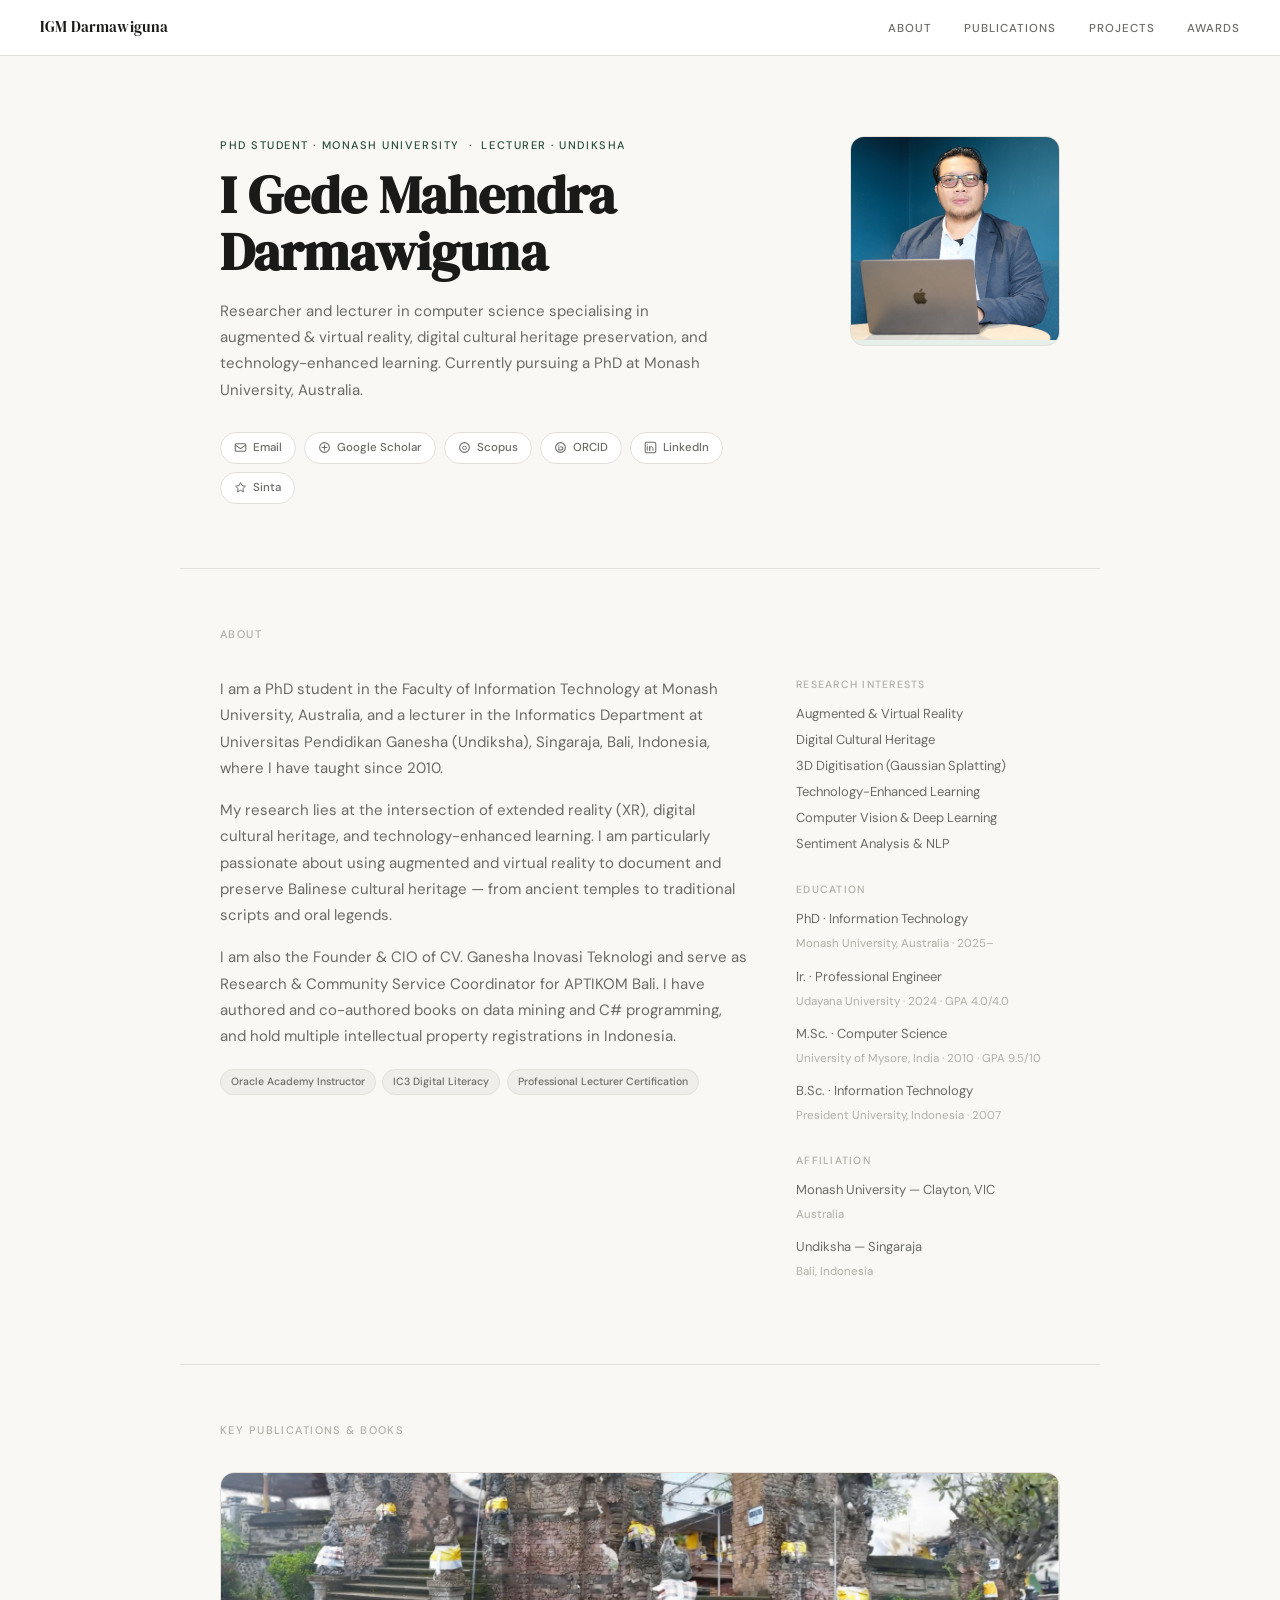
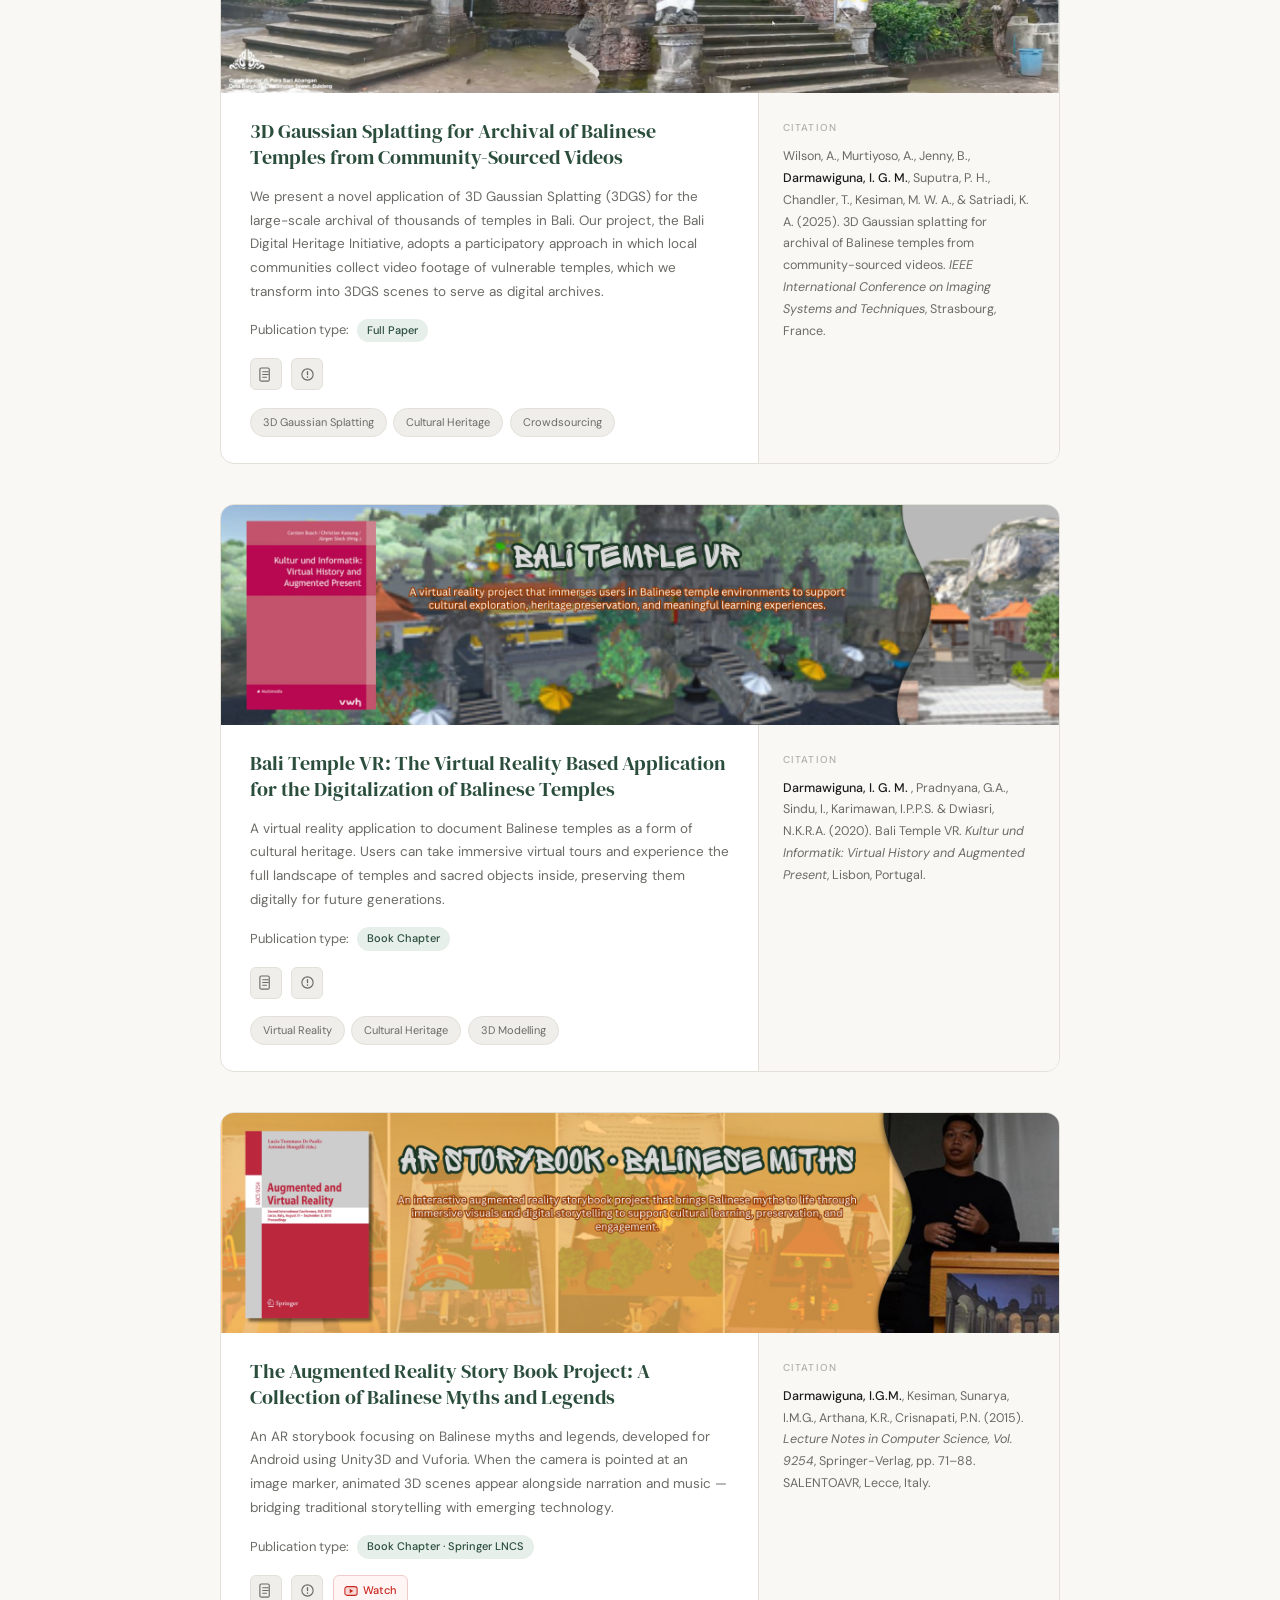
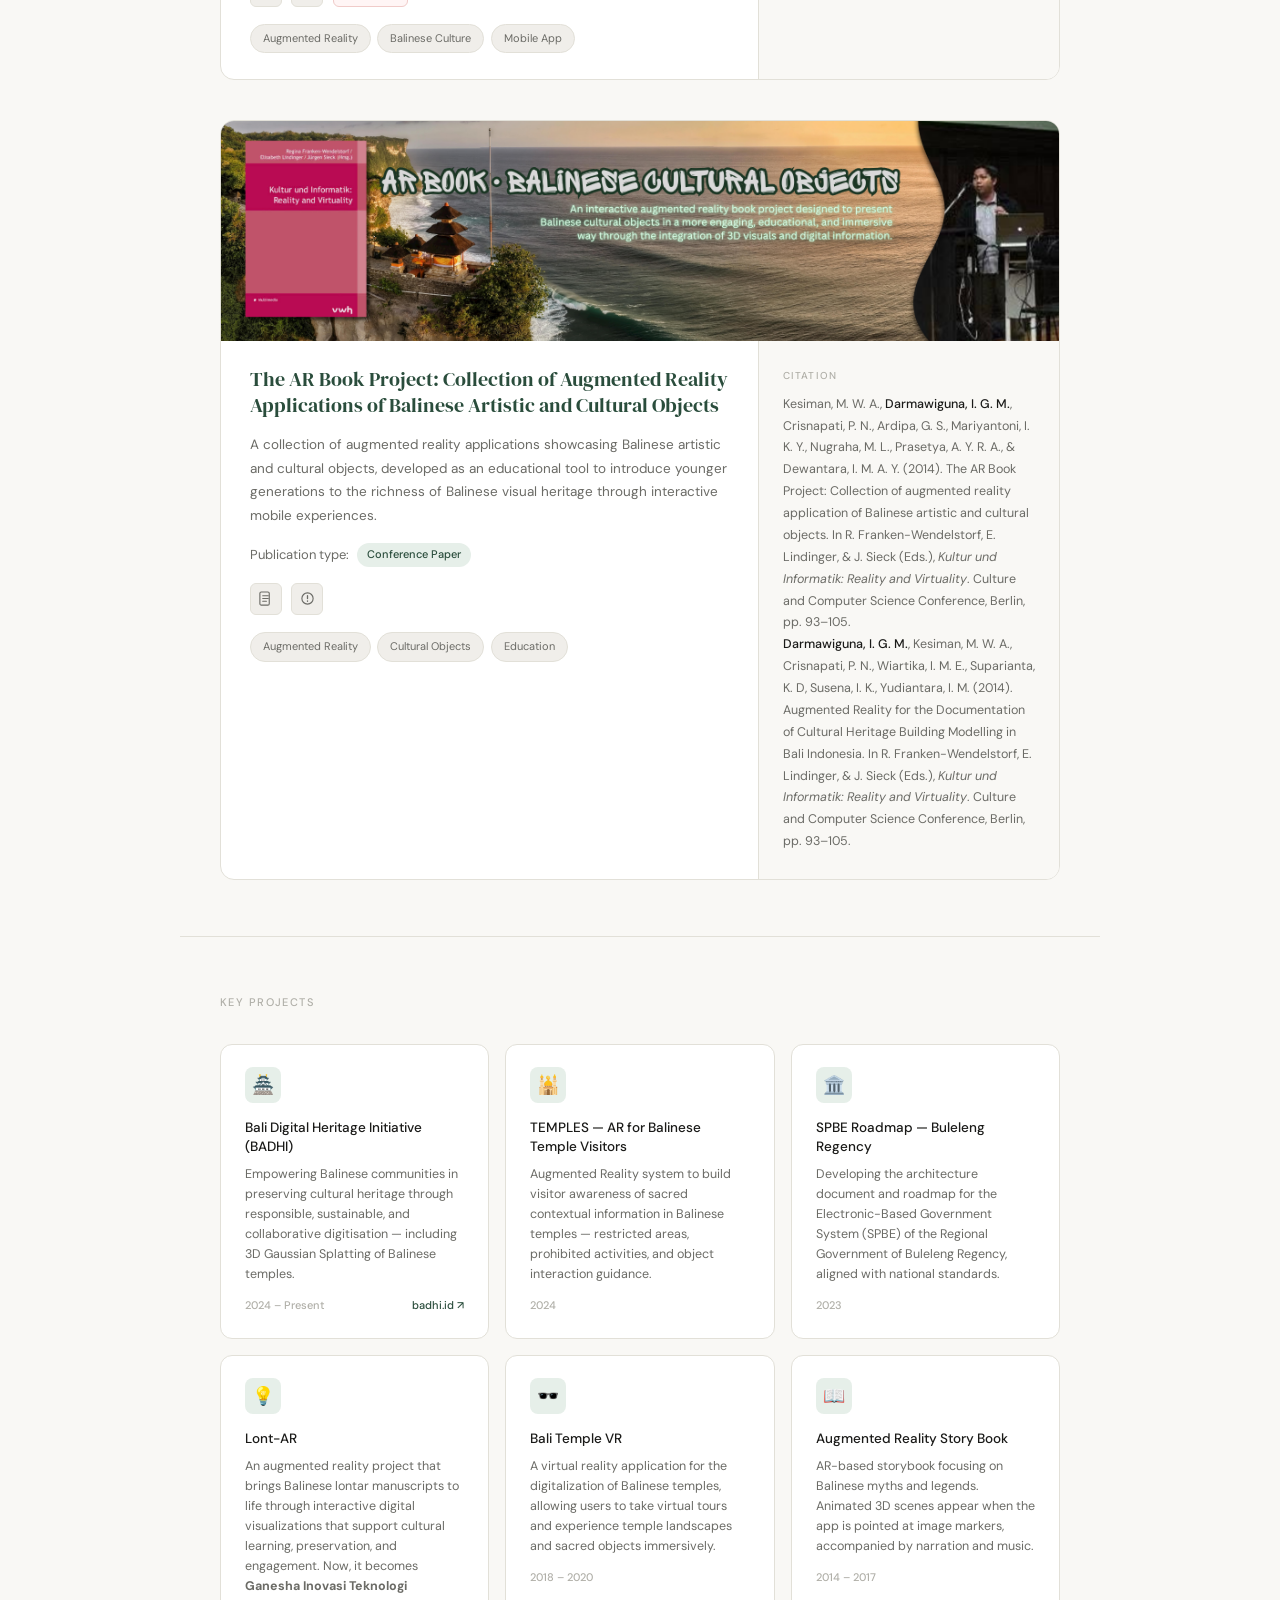
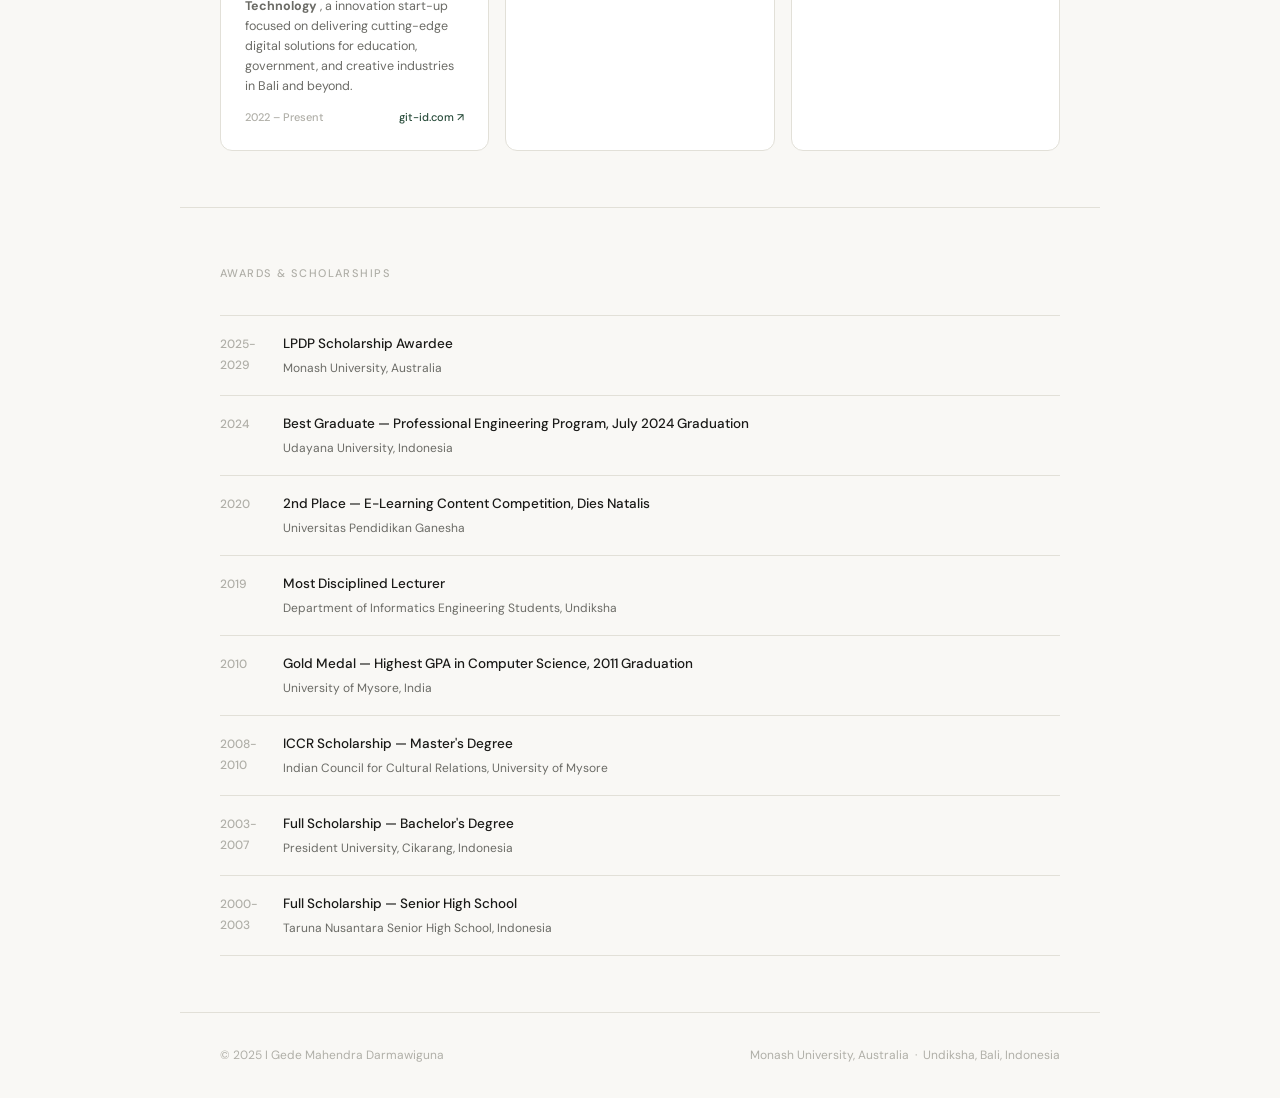
<file: index.html>
<!DOCTYPE html>
<html lang="en">
<head>
  <meta charset="UTF-8" />
  <meta name="viewport" content="width=device-width, initial-scale=1.0" />
  <title>I Gede Mahendra Darmawiguna</title>
  <link href="https://fonts.googleapis.com/css2?family=DM+Serif+Display:ital@0;1&family=DM+Sans:opsz,wght@9..40,300;9..40,400;9..40,500&display=swap" rel="stylesheet" />
  <link rel="stylesheet" href="style.css" />
</head>
<body>

<!-- ═══════════════════════════════════════
     NAV
════════════════════════════════════════ -->
<nav>
  <a href="#" class="nav-logo">IGM Darmawiguna</a>
  <ul class="nav-links">
    <li><a href="#about">About</a></li>
    <li><a href="#publications">Publications</a></li>
    <li><a href="#projects">Projects</a></li>
    <li><a href="#awards">Awards</a></li>
  </ul>
</nav>

<!-- ═══════════════════════════════════════
     HERO
════════════════════════════════════════ -->
<div class="hero">
  <div>
    <p class="hero-title">PhD Student · Monash University &nbsp;·&nbsp; Lecturer · Undiksha</p>
    <h1 class="hero-name">I Gede Mahendra<br>Darmawiguna</h1>
    <p class="hero-tagline">
     Researcher and lecturer in computer science specialising in augmented &amp; virtual reality,
      digital cultural heritage preservation, and technology-enhanced learning.
      Currently pursuing a PhD at Monash University, Australia.
      </p>
    <div class="hero-contacts">
      <a class="contact-pill" href="mailto:i.darmawiguna@monash.edu">
        <svg width="13" height="13" viewBox="0 0 16 16" fill="none"><rect x="1.5" y="3.5" width="13" height="9" rx="1.5" stroke="currentColor" stroke-width="1.3"/><path d="M1.5 5l6.5 4.5L14.5 5" stroke="currentColor" stroke-width="1.3"/></svg>
        Email
      </a>
      <a class="contact-pill" href="https://scholar.google.com/citations?user=TYNXprAAAAAJ&hl=en" target="_blank">
        <svg width="13" height="13" viewBox="0 0 16 16" fill="none"><circle cx="8" cy="8" r="6" stroke="currentColor" stroke-width="1.3"/><path d="M5 8h6M8 5v6" stroke="currentColor" stroke-width="1.3" stroke-linecap="round"/></svg>
        Google Scholar
      </a>
      <a class="contact-pill" href="https://www.scopus.com/authid/detail.uri?authorId=56912388700" target="_blank">
        <svg width="13" height="13" viewBox="0 0 16 16" fill="none"><circle cx="8" cy="8" r="6" stroke="currentColor" stroke-width="1.3"/><path d="M5.5 8.5a2.5 2 0 1 0 5 0 2.5 2 0 1 0-5 0" stroke="currentColor" stroke-width="1.1"/></svg>
        Scopus
      </a>
      <a class="contact-pill" href="https://orcid.org/0000-0002-4368-580X" target="_blank">
        <svg width="13" height="13" viewBox="0 0 16 16" fill="none"><circle cx="8" cy="8" r="6" stroke="currentColor" stroke-width="1.3"/><circle cx="6" cy="5" r="0.8" fill="currentColor"/><path d="M6 7v4M8 7c2 0 3 1 3 2s-1 2-3 2H6" stroke="currentColor" stroke-width="1.3" stroke-linecap="round"/></svg>
        ORCID
      </a>
      <a class="contact-pill" href="https://www.linkedin.com/in/igmdarmawiguna/" target="_blank">
        <svg width="13" height="13" viewBox="0 0 16 16" fill="none"><rect x="1.5" y="1.5" width="13" height="13" rx="2" stroke="currentColor" stroke-width="1.3"/><path d="M4 6.5v5M4 4.5v.1M7 11.5V9c0-1.1.9-2 2-2s2 .9 2 2v2.5M7 6.5v5" stroke="currentColor" stroke-width="1.2" stroke-linecap="round"/></svg>
        LinkedIn
      </a>
      <a class="contact-pill" href="https://sinta.kemdiktisaintek.go.id/authors/profile/5976117" target="_blank">
        <svg width="13" height="13" viewBox="0 0 16 16" fill="none"><path d="M8 2l1.8 3.6L14 6.4l-3 2.9.7 4.1L8 11.4l-3.7 2 .7-4.1-3-2.9 4.2-.8z" stroke="currentColor" stroke-width="1.2" stroke-linejoin="round"/></svg>
        Sinta
      </a>
    </div>
  </div>
  <div class="hero-photo">
   <span class="hero-photo-initials"><img src="images/photo.png" alt="I Gede Mahendra Darmawiguna" style="width:100%;height:100%;object-fit:cover;"></span>
  </div>
</div>

<!-- ═══════════════════════════════════════
     ABOUT
════════════════════════════════════════ -->
<section id="about">
  <p class="section-label">About</p>
  <div class="about-grid">
    <div class="about-text">
      <p>I am a PhD student in the Faculty of Information Technology at Monash University, Australia, and a lecturer in the Informatics Department at Universitas Pendidikan Ganesha (Undiksha), Singaraja, Bali, Indonesia, where I have taught since 2010.</p>
      <p>My research lies at the intersection of extended reality (XR), digital cultural heritage, and technology-enhanced learning. I am particularly passionate about using augmented and virtual reality to document and preserve Balinese cultural heritage — from ancient temples to traditional scripts and oral legends.</p>
      <p>I am also the Founder &amp; CIO of CV. Ganesha Inovasi Teknologi and serve as Research &amp; Community Service Coordinator for APTIKOM Bali. I have authored and co-authored books on data mining and C# programming, and hold multiple intellectual property registrations in Indonesia.</p>
      <div class="cert-row">
        <span class="cert-badge">Oracle Academy Instructor</span>
        <span class="cert-badge">IC3 Digital Literacy</span>
        <span class="cert-badge">Professional Lecturer Certification</span>
      </div>
    </div>
    <div class="about-sidebar">
      <div class="sidebar-block">
        <h4>Research Interests</h4>
        <p>Augmented &amp; Virtual Reality</p>
        <p>Digital Cultural Heritage</p>
        <p>3D Digitisation (Gaussian Splatting)</p>
        <p>Technology-Enhanced Learning</p>
        <p>Computer Vision &amp; Deep Learning</p>
        <p>Sentiment Analysis &amp; NLP</p>
        
      </div>
      <div class="sidebar-block">
        <h4>Education</h4>
        <p>PhD · Information Technology</p>
        <p class="sub">Monash University, Australia · 2025–</p>
        <p>Ir. · Professional Engineer</p>
        <p class="sub">Udayana University · 2024 · GPA 4.0/4.0</p>
        <p>M.Sc. · Computer Science</p>
        <p class="sub">University of Mysore, India · 2010 · GPA 9.5/10</p>
        <p>B.Sc. · Information Technology</p>
        <p class="sub">President University, Indonesia · 2007</p>
      </div>
      <div class="sidebar-block">
        <h4>Affiliation</h4>
        <p>Monash University — Clayton, VIC</p>
        <p class="sub">Australia</p>
        <p>Undiksha — Singaraja</p>
        <p class="sub">Bali, Indonesia</p>
      </div>
    </div>
  </div>
</section>

<!-- ═══════════════════════════════════════
     PUBLICATIONS
     Image files live in: images/
     YouTube links: update href on .pub-icon-btn.yt
════════════════════════════════════════ -->
<section id="publications">
  <p class="section-label">Key Publications &amp; Books</p>
  <div class="pub-list">

    <!-- ── PUB 1 ── -->
    <div class="pub-card">
      <!-- images/pub-badhi-3dgs.png — screenshot from BADHI project -->
      <img class="pub-thumb" src="images/pub-badhi-3dgs-new.png" alt="3D Gaussian Splatting — Balinese Temples" />
      <div class="pub-body">
        <div class="pub-main">
          <h3 class="pub-title">3D Gaussian Splatting for Archival of Balinese Temples from Community-Sourced Videos</h3>
          <p class="pub-abstract">We present a novel application of 3D Gaussian Splatting (3DGS) for the large-scale archival of thousands of temples in Bali. Our project, the Bali Digital Heritage Initiative, adopts a participatory approach in which local communities collect video footage of vulnerable temples, which we transform into 3DGS scenes to serve as digital archives.</p>
          <div class="pub-type-row">Publication type: <span class="pub-type-badge">Full Paper</span></div>
          <div class="pub-icons">
            <!-- PDF -->
            <a class="pub-icon-btn" href="https://doi.org/10.1109/IST66504.2025.11268436" title="PDF">
              <svg width="15" height="15" viewBox="0 0 16 16" fill="none"><rect x="2" y="1" width="10" height="14" rx="1.5" stroke="currentColor" stroke-width="1.2"/><path d="M5 5h6M5 8h6M5 11h4" stroke="currentColor" stroke-width="1.1" stroke-linecap="round"/></svg>
            </a>
            <!-- Cite -->
            <a class="pub-icon-btn" href="#" title="Cite / BibTeX">
              <svg width="15" height="15" viewBox="0 0 16 16" fill="none"><path d="M8 14A6 6 0 1 0 8 2a6 6 0 0 0 0 12z" stroke="currentColor" stroke-width="1.2"/><path d="M8 8V5M8 10.5v.5" stroke="currentColor" stroke-width="1.4" stroke-linecap="round"/></svg>
            </a>
          </div>
          <div class="pub-tags">
            <span class="tag">3D Gaussian Splatting</span>
            <span class="tag">Cultural Heritage</span>
            <span class="tag">Crowdsourcing</span>
          </div>
        </div>
        <div class="pub-cite">
          <p class="pub-cite-label">Citation</p>
          <p class="pub-cite-text">Wilson, A., Murtiyoso, A., Jenny, B., <strong>Darmawiguna, I. G. M.</strong>, Suputra, P. H., Chandler, T., Kesiman, M. W. A., &amp; Satriadi, K. A. (2025). 3D Gaussian splatting for archival of Balinese temples from community-sourced videos. <span class="pub-cite-venue">IEEE International Conference on Imaging Systems and Techniques</span>, Strasbourg, France.</p>
        </div>
      </div>
    </div>

    <!-- ── PUB 3 ── -->
    <div class="pub-card">
      <!-- images/pub-bali-temple-vr.svg — replace with actual screenshot -->
      <img class="pub-thumb" src="images/pub-bali-temple-vr.png" alt="Bali Temple VR" />
      <div class="pub-body">
        <div class="pub-main">
          <h3 class="pub-title">Bali Temple VR: The Virtual Reality Based Application for the Digitalization of Balinese Temples</h3>
          <p class="pub-abstract">A virtual reality application to document Balinese temples as a form of cultural heritage. Users can take immersive virtual tours and experience the full landscape of temples and sacred objects inside, preserving them digitally for future generations.</p>
          <div class="pub-type-row">Publication type: <span class="pub-type-badge">Book Chapter</span></div>
          <div class="pub-icons">
            <a class="pub-icon-btn" href="https://arxiv.org/abs/2004.13853" title="PDF"><svg width="15" height="15" viewBox="0 0 16 16" fill="none"><rect x="2" y="1" width="10" height="14" rx="1.5" stroke="currentColor" stroke-width="1.2"/><path d="M5 5h6M5 8h6M5 11h4" stroke="currentColor" stroke-width="1.1" stroke-linecap="round"/></svg></a>
            <a class="pub-icon-btn" href="#" title="Cite / BibTeX"><svg width="15" height="15" viewBox="0 0 16 16" fill="none"><path d="M8 14A6 6 0 1 0 8 2a6 6 0 0 0 0 12z" stroke="currentColor" stroke-width="1.2"/><path d="M8 8V5M8 10.5v.5" stroke="currentColor" stroke-width="1.4" stroke-linecap="round"/></svg></a>
          </div>
          <div class="pub-tags"><span class="tag">Virtual Reality</span><span class="tag">Cultural Heritage</span><span class="tag">3D Modelling</span></div>
        </div>
        <div class="pub-cite">
          <p class="pub-cite-label">Citation</p>
          <p class="pub-cite-text"><strong>Darmawiguna, I. G. M. </strong>, Pradnyana, G.A., Sindu, I., Karimawan, I.P.P.S. &amp; Dwiasri, N.K.R.A. (2020). Bali Temple VR. <span class="pub-cite-venue">Kultur und Informatik: Virtual History and Augmented Present</span>, Lisbon, Portugal.</p>
        </div>
      </div>
    </div>

    <!-- ── PUB 4 ── -->
    <div class="pub-card">
      <!-- images/pub-ar-storybook.svg — replace with actual screenshot -->
      <img class="pub-thumb" src="images/pub-ar-storybook.png" alt="AR Story Book Project" />
      <div class="pub-body">
        <div class="pub-main">
          <h3 class="pub-title">The Augmented Reality Story Book Project: A Collection of Balinese Myths and Legends</h3>
          <p class="pub-abstract">An AR storybook focusing on Balinese myths and legends, developed for Android using Unity3D and Vuforia. When the camera is pointed at an image marker, animated 3D scenes appear alongside narration and music — bridging traditional storytelling with emerging technology.</p>
          <div class="pub-type-row">Publication type: <span class="pub-type-badge">Book Chapter · Springer LNCS</span></div>
          <div class="pub-icons">
            <a class="pub-icon-btn" href="https://www.researchgate.net/publication/286842600_The_Augmented_Reality_Story_Book_Project_A_Collection_of_Balinese_Miths_and_Legends/" title="PDF"><svg width="15" height="15" viewBox="0 0 16 16" fill="none"><rect x="2" y="1" width="10" height="14" rx="1.5" stroke="currentColor" stroke-width="1.2"/><path d="M5 5h6M5 8h6M5 11h4" stroke="currentColor" stroke-width="1.1" stroke-linecap="round"/></svg></a>
            <a class="pub-icon-btn" href="https://link.springer.com/chapter/10.1007/978-3-319-22888-4_7" title="Cite / BibTeX"><svg width="15" height="15" viewBox="0 0 16 16" fill="none"><path d="M8 14A6 6 0 1 0 8 2a6 6 0 0 0 0 12z" stroke="currentColor" stroke-width="1.2"/><path d="M8 8V5M8 10.5v.5" stroke="currentColor" stroke-width="1.4" stroke-linecap="round"/></svg></a>
            <!-- YouTube: replace href with actual demo video -->
            <a class="pub-icon-btn yt" href="https://www.youtube.com/watch?v=W7mN5129c0Y" target="_blank" title="Watch on YouTube">
              <svg width="14" height="14" viewBox="0 0 16 16" fill="none"><rect x="1" y="3" width="14" height="10" rx="2.5" fill="currentColor" opacity="0.15"/><rect x="1" y="3" width="14" height="10" rx="2.5" stroke="currentColor" stroke-width="1.2"/><path d="M6.5 5.5l4 2.5-4 2.5V5.5z" fill="currentColor"/></svg>
              Watch
            </a>
          </div>
          <div class="pub-tags"><span class="tag">Augmented Reality</span><span class="tag">Balinese Culture</span><span class="tag">Mobile App</span></div>
        </div>
        <div class="pub-cite">
          <p class="pub-cite-label">Citation</p>
          <p class="pub-cite-text"><strong>Darmawiguna, I.G.M.</strong>, Kesiman, Sunarya, I.M.G., Arthana, K.R., Crisnapati, P.N. (2015). <span class="pub-cite-venue">Lecture Notes in Computer Science, Vol. 9254</span>, Springer-Verlag, pp. 71–88. SALENTOAVR, Lecce, Italy.</p>
        </div>
      </div>
    </div>

    <!-- ── PUB 5 ── -->
    <div class="pub-card">
      <!-- images/pub-ar-book.svg — replace with actual screenshot -->
      <img class="pub-thumb" src="images/pub-ar-book.png" alt="The AR Book Project" />
      <div class="pub-body">
        <div class="pub-main">
          <h3 class="pub-title">The AR Book Project: Collection of Augmented Reality Applications of Balinese Artistic and Cultural Objects</h3>
          <p class="pub-abstract">A collection of augmented reality applications showcasing Balinese artistic and cultural objects, developed as an educational tool to introduce younger generations to the richness of Balinese visual heritage through interactive mobile experiences.</p>
          <div class="pub-type-row">Publication type: <span class="pub-type-badge">Conference Paper</span></div>
          <div class="pub-icons">
            <a class="pub-icon-btn" href="#" title="PDF"><svg width="15" height="15" viewBox="0 0 16 16" fill="none"><rect x="2" y="1" width="10" height="14" rx="1.5" stroke="currentColor" stroke-width="1.2"/><path d="M5 5h6M5 8h6M5 11h4" stroke="currentColor" stroke-width="1.1" stroke-linecap="round"/></svg></a>
            <a class="pub-icon-btn" href="#" title="Cite / BibTeX"><svg width="15" height="15" viewBox="0 0 16 16" fill="none"><path d="M8 14A6 6 0 1 0 8 2a6 6 0 0 0 0 12z" stroke="currentColor" stroke-width="1.2"/><path d="M8 8V5M8 10.5v.5" stroke="currentColor" stroke-width="1.4" stroke-linecap="round"/></svg></a>
        
          </div>
          <div class="pub-tags"><span class="tag">Augmented Reality</span><span class="tag">Cultural Objects</span><span class="tag">Education</span></div>
        </div>
        <div class="pub-cite">
          <p class="pub-cite-label">Citation</p>
          <p class="pub-cite-text">Kesiman, M. W. A., <strong>Darmawiguna, I. G. M.</strong>, Crisnapati, P. N., Ardipa, G. S., Mariyantoni, I. K. Y., Nugraha, M. L., Prasetya, A. Y. R. A., & Dewantara, I. M. A. Y. (2014). The AR Book Project: Collection of augmented reality application of Balinese artistic and cultural objects. In R. Franken-Wendelstorf, E. Lindinger, & J. Sieck (Eds.), <span class="pub-cite-venue">Kultur und Informatik: Reality and Virtuality</span>. Culture and Computer Science Conference, Berlin, pp. 93–105.</p>
          <p class="pub-cite-text"><strong>Darmawiguna, I. G. M.</strong>, Kesiman, M. W. A., Crisnapati, P. N., Wiartika, I. M. E., Suparianta, K. D, Susena, I. K., Yudiantara, I. M. (2014). Augmented Reality for the Documentation of Cultural Heritage Building Modelling in Bali Indonesia. In R. Franken-Wendelstorf, E. Lindinger, & J. Sieck (Eds.), <span class="pub-cite-venue">Kultur und Informatik: Reality and Virtuality</span>. Culture and Computer Science Conference, Berlin, pp. 93–105.</p>         
        </div>
      </div>
    </div>

  </div>
</section>

<!-- ═══════════════════════════════════════
     PROJECTS
════════════════════════════════════════ -->
<section id="projects">
  <p class="section-label">Key Projects</p>
  <div class="projects-grid">

    <a class="project-card" href="https://badhi.id/" target="_blank">
      <div class="project-icon">🏯</div>
      <p class="project-name">Bali Digital Heritage Initiative (BADHI)</p>
      <p class="project-desc">Empowering Balinese communities in preserving cultural heritage through responsible, sustainable, and collaborative digitisation — including 3D Gaussian Splatting of Balinese temples.</p>
      <div class="project-meta">
        <span class="project-year">2024 – Present</span>
        <span class="project-link">badhi.id ↗</span>
      </div>
    </a>

    <a class="project-card" href="#" target="_blank">
      <div class="project-icon">🕌</div>
      <p class="project-name">TEMPLES — AR for Balinese Temple Visitors</p>
      <p class="project-desc">Augmented Reality system to build visitor awareness of sacred contextual information in Balinese temples — restricted areas, prohibited activities, and object interaction guidance.</p>
      <div class="project-meta"><span class="project-year">2024</span></div>
    </a>

    <a class="project-card" href="#" target="_blank">
      <div class="project-icon">🏛️</div>
      <p class="project-name">SPBE Roadmap — Buleleng Regency</p>
      <p class="project-desc">Developing the architecture document and roadmap for the Electronic-Based Government System (SPBE) of the Regional Government of Buleleng Regency, aligned with national standards.</p>
      <div class="project-meta"><span class="project-year">2023</span></div>
    </a>

     <a class="project-card" href="https://git-id.com/" target="_blank">
      <div class="project-icon">💡</div>
      <p class="project-name">Lont-AR</p>
      <p class="project-desc">An augmented reality project that brings Balinese lontar manuscripts to life through interactive digital visualizations that support cultural learning, preservation, and engagement. Now, it becomes <strong>Ganesha Inovasi Teknologi Technology </strong>, a innovation start-up focused on delivering cutting-edge digital solutions for education, government, and creative industries in Bali and beyond.</p>
      <div class="project-meta">
        <span class="project-year">2022 – Present</span>
        <span class="project-link">git-id.com ↗</span>
      </div>
    </a>

    <a class="project-card" href="#" target="_blank">
      <div class="project-icon">🕶️</div>
      <p class="project-name">Bali Temple VR</p>
      <p class="project-desc">A virtual reality application for the digitalization of Balinese temples, allowing users to take virtual tours and experience temple landscapes and sacred objects immersively.</p>
      <div class="project-meta"><span class="project-year">2018 – 2020</span></div>
    </a>

    <a class="project-card" href="#" target="_blank">
      <div class="project-icon">📖</div>
      <p class="project-name">Augmented Reality Story Book</p>
      <p class="project-desc">AR-based storybook focusing on Balinese myths and legends. Animated 3D scenes appear when the app is pointed at image markers, accompanied by narration and music.</p>
      <div class="project-meta"><span class="project-year">2014 – 2017</span></div>
    </a>

   

  </div>
</section>

<!-- ═══════════════════════════════════════
     AWARDS
════════════════════════════════════════ -->
<section id="awards">
  <p class="section-label">Awards &amp; Scholarships</p>
  <div class="award-list">
  
    <div class="award-item">
      <span class="award-year">2025-2029</span>
      <div>
        <p class="award-name">LPDP Scholarship Awardee</p>
        <p class="award-org">Monash University, Australia </p>
      </div>
    </div>
    
    <div class="award-item">
      <span class="award-year">2024</span>
      <div>
        <p class="award-name">Best Graduate — Professional Engineering Program, July 2024 Graduation</p>
        <p class="award-org">Udayana University, Indonesia</p>
      </div>
    </div>

    <div class="award-item">
      <span class="award-year">2020</span>
      <div>
        <p class="award-name">2nd Place — E-Learning Content Competition, Dies Natalis</p>
        <p class="award-org">Universitas Pendidikan Ganesha</p>
      </div>
    </div>

    <div class="award-item">
      <span class="award-year">2019</span>
      <div>
        <p class="award-name">Most Disciplined Lecturer</p>
        <p class="award-org">Department of Informatics Engineering Students, Undiksha</p>
      </div>
    </div>

    <div class="award-item">
      <span class="award-year">2010</span>
      <div>
        <p class="award-name">Gold Medal — Highest GPA in Computer Science, 2011 Graduation</p>
        <p class="award-org">University of Mysore, India</p>
      </div>
    </div>

    <div class="award-item">
      <span class="award-year">2008-2010</span>
      <div>
        <p class="award-name">ICCR Scholarship — Master's Degree</p>
        <p class="award-org">Indian Council for Cultural Relations, University of Mysore</p>
      </div>
    </div>

    <div class="award-item">
      <span class="award-year">2003-2007</span>
      <div>
        <p class="award-name">Full Scholarship — Bachelor's Degree</p>
        <p class="award-org">President University, Cikarang, Indonesia</p>
      </div>
    </div>

    <div class="award-item">
      <span class="award-year">2000-2003</span>
      <div>
        <p class="award-name">Full Scholarship — Senior High School</p>
        <p class="award-org">Taruna Nusantara Senior High School, Indonesia</p>
      </div>
    </div>

  </div>
</section>

<!-- ═══════════════════════════════════════
     FOOTER
════════════════════════════════════════ -->
<footer>
  <p>© 2025 I Gede Mahendra Darmawiguna</p>
  <p>Monash University, Australia &nbsp;·&nbsp; Undiksha, Bali, Indonesia</p>
</footer>

</body>
</html>
</file>
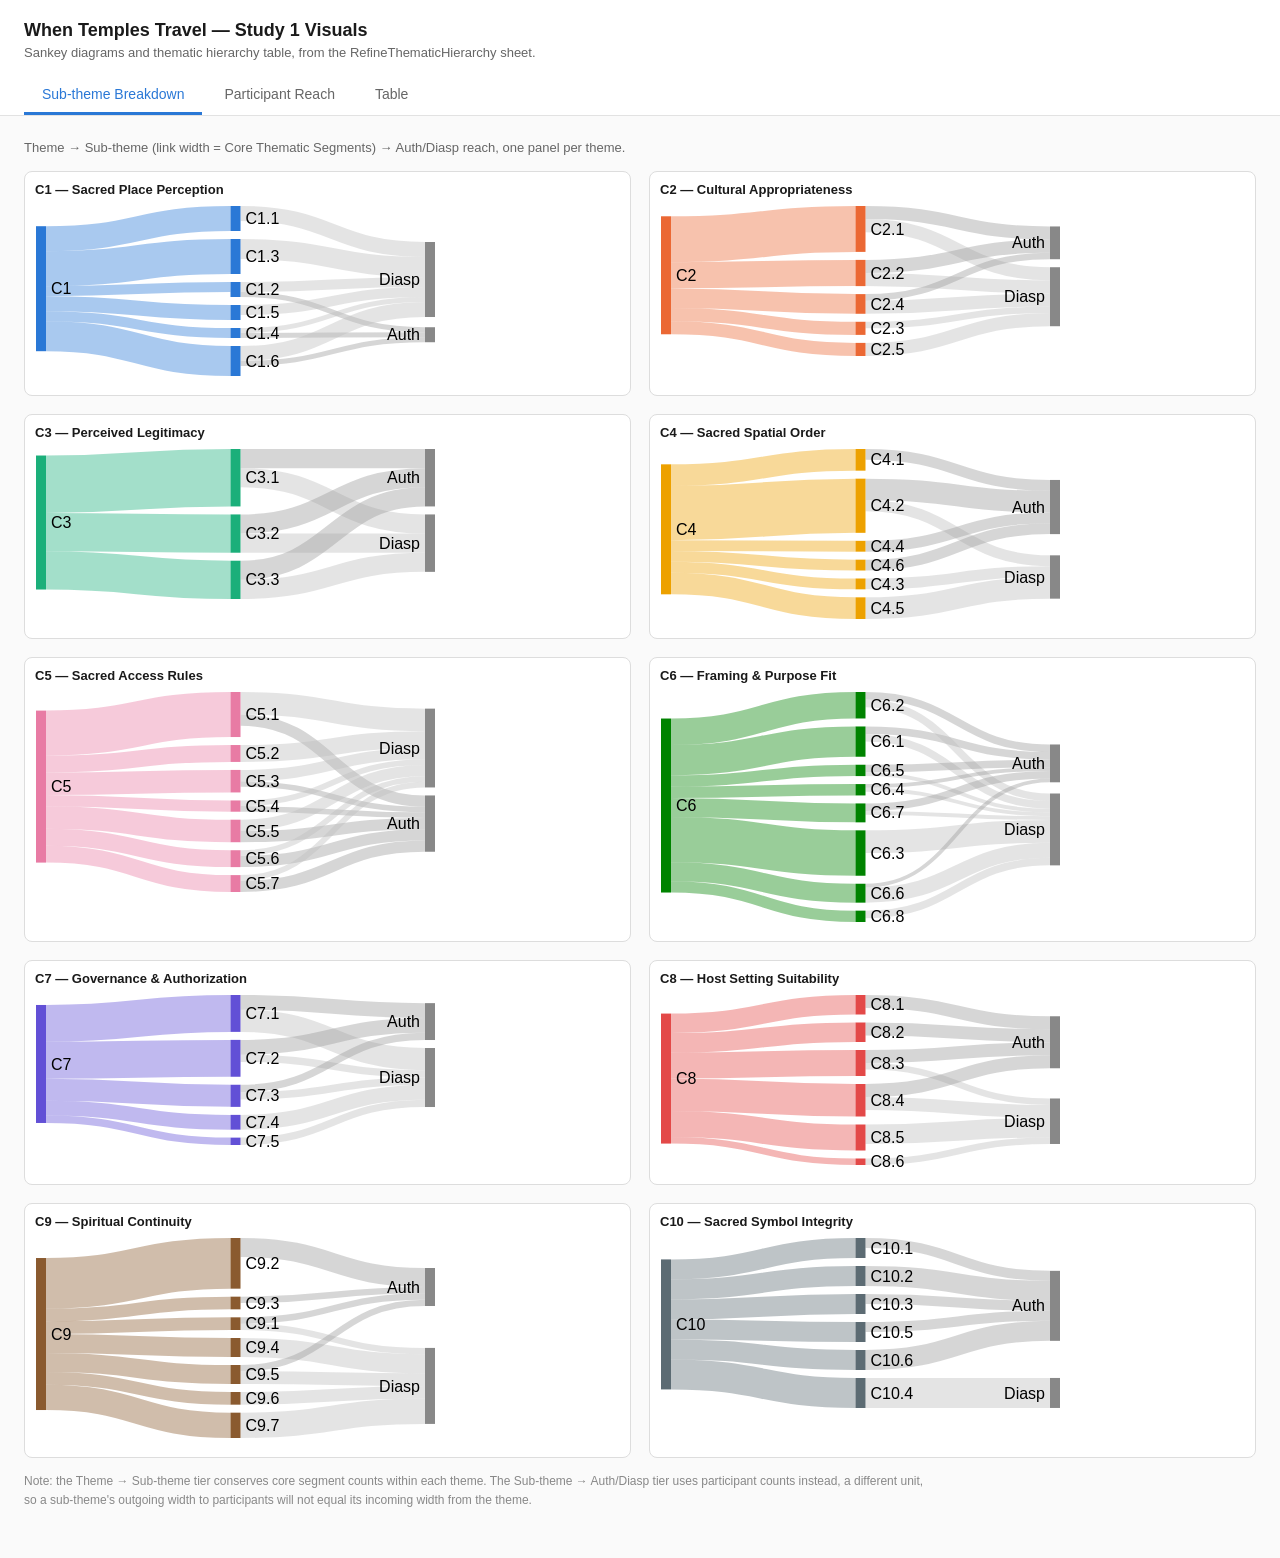
<file: study1/index.html>
<!DOCTYPE html>
<html lang="en">
<head>
<meta charset="UTF-8">
<title>When Temples Travel — Study 1 Visuals</title>
<link rel="stylesheet" href="css/styles.css">
</head>
<body>

<header>
  <h1>When Temples Travel — Study 1 Visuals</h1>
  <p class="sub">Sankey diagrams and thematic hierarchy table, from the RefineThematicHierarchy sheet.</p>
  <nav>
    <button class="tab-btn active" data-view="faceted">Sub-theme Breakdown</button>
    <button class="tab-btn" data-view="simplified">Participant Reach</button>
    <button class="tab-btn" data-view="table">Table</button>
  </nav>
</header>

<main>
  <section id="view-faceted" class="view active">
    <p class="sub">Theme &#8594; Sub-theme (link width = Core Thematic Segments) &#8594; Auth/Diasp reach, one panel per theme.</p>
    <div id="grid"></div>
    <p class="note">Note: the Theme &#8594; Sub-theme tier conserves core segment counts within each theme. The Sub-theme &#8594; Auth/Diasp tier uses participant counts instead, a different unit, so a sub-theme's outgoing width to participants will not equal its incoming width from the theme.</p>
  </section>

  <section id="view-simplified" class="view">
    <p class="sub">Each theme's Authority and Diaspora participant counts, taken directly from the de-duplicated Presentation Summary totals (not summed across sub-themes, to avoid double-counting a participant coded under multiple sub-themes of the same theme).</p>
    <div id="chart-simplified"></div>
    <p class="note">Note: Authority and Diaspora use different denominators (n/3 vs n/6), so link widths are comparable within a colour (Authority-to-Authority, Diaspora-to-Diaspora) but not directly across the two.</p>
  </section>

  <section id="view-table" class="view">
    <input id="search" type="text" placeholder="Search theme, sub-theme, consideration...">
    <div class="table-wrap">
      <table class="data" id="hierarchy-table">
        <thead>
          <tr>
            <th data-key="theme_id">Theme</th>
            <th data-key="sub_id">Sub</th>
            <th data-key="sub_name">Sub-theme</th>
            <th data-key="captures" class="wrap">What the Sub-theme Captures</th>
            <th data-key="core" class="num">Core</th>
            <th data-key="pct_theme" class="num">% Theme</th>
            <th data-key="auth" class="num">Auth.</th>
            <th data-key="dias" class="num">Dias.</th>
            <th data-key="guardrail" class="wrap">Guardrail Direction (Bridge, not final wording)</th>
            <th data-key="emp_primary">Emp. Primary</th>
            <th data-key="emp_secondary">Emp. Secondary</th>
          </tr>
        </thead>
        <tbody></tbody>
      </table>
    </div>
    <p class="note">Core = Core Thematic Segments (coding density, not prevalence/consensus). % Theme = share of that sub-theme's parent theme's core segments. Auth./Dias. = Authority (n/3) / Diaspora (n/6) participant counts. Click a column header to sort.</p>
  </section>
</main>

<div id="tooltip"></div>

<!-- Vendor libraries -->
<script src="js/lib/d3.min.js"></script>
<script src="js/lib/d3-sankey.min.js"></script>

<!-- Data (Model's raw source) -->
<script src="js/data/subThemeData.js"></script>
<script src="js/data/themeData.js"></script>
<script src="js/data/tableData.js"></script>
<script src="js/data/themeColors.js"></script>

<!-- Model -->
<script src="js/models/dataModel.js"></script>

<!-- Views -->
<script src="js/views/tooltip.js"></script>
<script src="js/views/facetedSankeyView.js"></script>
<script src="js/views/simplifiedSankeyView.js"></script>
<script src="js/views/tableView.js"></script>

<!-- Controller (wires everything together, kicks off on DOMContentLoaded) -->
<script src="js/controllers/appController.js"></script>

</body>
</html>
</file>
<file: style.css>
/* ============================================================
   I Gede Mahendra Darmawiguna — Personal Profile
   style.css
   ============================================================ */

/* ── RESET & ROOT ── */
*, *::before, *::after { box-sizing: border-box; margin: 0; padding: 0; }

:root {
  --ink:          #1a1a18;
  --ink-muted:    #6b6b66;
  --ink-faint:    #b0afa8;
  --surface:      #f9f8f5;
  --white:        #ffffff;
  --accent:       #2a4d3c;
  --accent-light: #e6efe9;
  --border:       #e2e0d8;
  --tag-bg:       #f0eeea;
  --yt-red:       #c8281e;
}

html { scroll-behavior: smooth; }

body {
  font-family: 'DM Sans', sans-serif;
  background: var(--surface);
  color: var(--ink);
  font-size: 15px;
  line-height: 1.75;
}

/* ── NAV ── */
nav {
  position: sticky; top: 0; z-index: 100;
  background: var(--white);
  border-bottom: 1px solid var(--border);
  display: flex; align-items: center; justify-content: space-between;
  padding: 0 2.5rem; height: 56px;
}
.nav-logo {
  font-family: 'DM Serif Display', serif;
  font-size: 15px; color: var(--ink);
  text-decoration: none; letter-spacing: 0.01em;
}
.nav-links { display: flex; gap: 2rem; list-style: none; }
.nav-links a {
  font-size: 11.5px; font-weight: 500;
  letter-spacing: 0.09em; text-transform: uppercase;
  color: var(--ink-muted); text-decoration: none;
  transition: color 0.2s;
}
.nav-links a:hover { color: var(--accent); }

/* ── HERO ── */
.hero {
  max-width: 920px; margin: 0 auto;
  padding: 5rem 2.5rem 4rem;
  display: grid; grid-template-columns: 1fr 210px;
  gap: 3rem; align-items: start;
}
.hero-title {
  font-size: 11px; font-weight: 500;
  letter-spacing: 0.14em; text-transform: uppercase;
  color: var(--accent); margin-bottom: 0.75rem;
}
.hero-name {
  font-family: 'DM Serif Display', serif;
  font-size: clamp(2.2rem, 5vw, 3.3rem);
  line-height: 1.07; color: var(--ink); margin-bottom: 1.1rem;
}
.hero-tagline {
  font-size: 15px; color: var(--ink-muted);
  max-width: 510px; margin-bottom: 1.8rem;
}
.hero-contacts { display: flex; flex-wrap: wrap; gap: 0.5rem; }
.contact-pill {
  display: inline-flex; align-items: center; gap: 6px;
  padding: 5px 13px; background: var(--white);
  border: 1px solid var(--border); border-radius: 999px;
  font-size: 11.5px; font-weight: 500; color: var(--ink-muted);
  text-decoration: none; transition: border-color 0.2s, color 0.2s;
}
.contact-pill:hover { border-color: var(--accent); color: var(--accent); }
.hero-photo {
  aspect-ratio: 1; border-radius: 14px;
  border: 1px solid var(--border); background: var(--accent-light);
  display: flex; align-items: center; justify-content: center; overflow: hidden;
}
.hero-photo-initials {
  font-family: 'DM Serif Display', serif;
  font-size: 3.8rem; color: var(--accent);
}

/* ── SECTIONS ── */
section {
  max-width: 920px; margin: 0 auto;
  padding: 3.5rem 2.5rem;
  border-top: 1px solid var(--border);
}
.section-label {
  font-size: 11px; font-weight: 500;
  letter-spacing: 0.13em; text-transform: uppercase;
  color: var(--ink-faint); margin-bottom: 2rem;
}

/* ── ABOUT ── */
.about-grid { display: grid; grid-template-columns: 2fr 1fr; gap: 3rem; }
.about-text p { color: var(--ink-muted); margin-bottom: 1rem; font-size: 15px; }
.about-text p:last-child { margin-bottom: 0; }

.sidebar-block { margin-bottom: 1.6rem; }
.sidebar-block h4 {
  font-size: 10.5px; font-weight: 500;
  letter-spacing: 0.12em; text-transform: uppercase;
  color: var(--ink-faint); margin-bottom: 0.55rem;
}
.sidebar-block p { font-size: 13px; color: var(--ink-muted); margin-bottom: 0.2rem; }
.sidebar-block .sub { font-size: 11.5px; color: var(--ink-faint); margin-bottom: 0.7rem; }

.cert-row { display: flex; flex-wrap: wrap; gap: 0.4rem; margin-top: 1.2rem; }
.cert-badge {
  font-size: 10.5px; font-weight: 500; padding: 3px 10px; border-radius: 999px;
  background: var(--tag-bg); color: var(--ink-muted); border: 1px solid var(--border);
}

/* ── PUBLICATIONS — CARD STYLE ── */
.pub-list { display: flex; flex-direction: column; gap: 2.5rem; }

.pub-card {
  background: var(--white);
  border: 1px solid var(--border);
  border-radius: 14px;
  overflow: hidden;
}

/* Thumbnail — real image */
.pub-thumb {
  width: 100%; height: 220px;
  object-fit: cover; display: block;
}

/* Thumbnail — SVG placeholder */
.pub-thumb-svg {
  width: 100%; height: 220px;
  display: block;
}

.pub-body {
  display: grid;
  grid-template-columns: 1fr 300px;
}

/* Left: main content */
.pub-main {
  padding: 1.6rem 1.8rem;
  border-right: 1px solid var(--border);
}

.pub-title {
  font-family: 'DM Serif Display', serif;
  font-size: 1.22rem; font-weight: 400; line-height: 1.35;
  color: var(--accent); margin-bottom: 0.85rem;
}
.pub-title a { color: inherit; text-decoration: none; }
.pub-title a:hover { text-decoration: underline; }

.pub-abstract {
  font-size: 13.5px; color: var(--ink-muted);
  line-height: 1.75; margin-bottom: 1rem;
}

.pub-type-row {
  display: flex; align-items: center; gap: 0.5rem;
  margin-bottom: 1rem; font-size: 13px; color: var(--ink-muted);
}
.pub-type-badge {
  font-size: 11px; font-weight: 500;
  padding: 2px 10px; border-radius: 999px;
  background: var(--accent-light); color: var(--accent);
}

/* Icon buttons row: PDF, Cite, YouTube */
.pub-icons { display: flex; gap: 0.6rem; margin-bottom: 1.1rem; align-items: center; }

.pub-icon-btn {
  display: inline-flex; align-items: center; justify-content: center;
  width: 32px; height: 32px; border-radius: 6px;
  background: var(--tag-bg); border: 1px solid var(--border);
  color: var(--ink-muted); text-decoration: none;
  transition: border-color 0.15s, color 0.15s;
  flex-shrink: 0;
}
.pub-icon-btn:hover { border-color: var(--accent); color: var(--accent); }

/* YouTube button — special red variant */
.pub-icon-btn.yt {
  width: auto; padding: 0 10px; gap: 5px;
  font-size: 11px; font-weight: 500;
  color: var(--yt-red); border-color: #f0cbc9;
  background: #fff5f5;
}
.pub-icon-btn.yt:hover {
  background: #ffeaea;
  border-color: var(--yt-red);
  color: var(--yt-red);
}

.pub-tags { display: flex; gap: 0.4rem; flex-wrap: wrap; }
.tag {
  font-size: 11px; font-weight: 400;
  padding: 4px 12px; border-radius: 999px;
  background: var(--tag-bg); color: var(--ink-muted);
  border: 1px solid var(--border);
}

/* Right: citation panel */
.pub-cite { padding: 1.6rem 1.5rem; background: var(--surface); }

.pub-cite-label {
  font-size: 10px; font-weight: 500;
  letter-spacing: 0.11em; text-transform: uppercase;
  color: var(--ink-faint); margin-bottom: 0.6rem;
}
.pub-cite-text {
  font-size: 12.5px; color: var(--ink-muted); line-height: 1.75;
}
.pub-cite-text strong { color: var(--ink); font-weight: 500; }
.pub-cite-venue { font-style: italic; }

/* ── PROJECTS ── */
.projects-grid {
  display: grid;
  grid-template-columns: repeat(auto-fill, minmax(250px, 1fr));
  gap: 1rem;
}
.project-card {
  background: var(--white); border: 1px solid var(--border);
  border-radius: 12px; padding: 1.4rem 1.5rem;
  transition: border-color 0.2s, transform 0.2s;
  text-decoration: none; display: block;
}
.project-card:hover { border-color: var(--accent); transform: translateY(-2px); }
.project-icon {
  width: 36px; height: 36px; border-radius: 8px;
  background: var(--accent-light);
  display: flex; align-items: center; justify-content: center;
  margin-bottom: 1rem; font-size: 18px;
}
.project-name { font-size: 13.5px; font-weight: 500; color: var(--ink); margin-bottom: 0.4rem; line-height: 1.4; }
.project-desc { font-size: 12.5px; color: var(--ink-muted); line-height: 1.6; margin-bottom: 0.8rem; }
.project-meta { display: flex; justify-content: space-between; align-items: center; }
.project-year { font-size: 11px; font-weight: 500; color: var(--ink-faint); }
.project-link { font-size: 11px; font-weight: 500; color: var(--accent); text-decoration: none; }
.project-link:hover { text-decoration: underline; }

/* ── AWARDS ── */
.award-list { display: flex; flex-direction: column; }
.award-item {
  display: grid; grid-template-columns: 44px 1fr; gap: 1.2rem;
  padding: 1rem 0; border-bottom: 1px solid var(--border); align-items: start;
}
.award-item:first-child { border-top: 1px solid var(--border); }
.award-year { font-size: 12px; font-weight: 500; color: var(--ink-faint); padding-top: 2px; }
.award-name { font-size: 13.5px; font-weight: 500; color: var(--ink); margin-bottom: 0.15rem; }
.award-org { font-size: 12px; color: var(--ink-muted); }

/* ── FOOTER ── */
footer {
  max-width: 920px; margin: 0 auto; padding: 2rem 2.5rem;
  border-top: 1px solid var(--border);
  display: flex; justify-content: space-between; align-items: center;
}
footer p { font-size: 12px; color: var(--ink-faint); }

/* ── RESPONSIVE ── */
@media (max-width: 760px) {
  nav { padding: 0 1.25rem; }
  .nav-links { gap: 1.2rem; }

  .hero {
    grid-template-columns: 1fr;
    padding: 3rem 1.25rem 2.5rem; gap: 2rem;
  }
  .hero-photo { width: 100px; }

  section { padding: 2.5rem 1.25rem; }

  .about-grid { grid-template-columns: 1fr; gap: 2rem; }

  .pub-body { grid-template-columns: 1fr; }
  .pub-main { border-right: none; border-bottom: 1px solid var(--border); }
  .pub-cite { background: var(--surface); }

  footer { flex-direction: column; gap: 0.4rem; text-align: center; }
}
</file>
<file: study1/css/styles.css>
/* css/styles.css */

body { font-family: -apple-system, "Segoe UI", Roboto, sans-serif; margin: 0; padding: 0; background: #fafafa; color: #1a1a1a; }
header { padding: 20px 24px 0; background: #fff; border-bottom: 1px solid #e2e2e2; }
h1 { font-size: 18px; font-weight: 600; margin: 0 0 4px; }
p.sub { font-size: 13px; color: #666; margin: 0 0 16px; }
nav { display: flex; gap: 4px; }
nav button {
  font-size: 14px; padding: 10px 18px; border: none; background: transparent; cursor: pointer;
  border-bottom: 3px solid transparent; color: #666; font-weight: 500;
}
nav button.active { color: #2a78d6; border-bottom-color: #2a78d6; }
nav button:hover { background: #f2f2f2; }
main { padding: 24px; }
.view { display: none; }
.view.active { display: block; }

/* faceted sankey */
#grid { display: grid; grid-template-columns: repeat(2, 1fr); gap: 18px; }
.panel { border: 1px solid #ddd; border-radius: 8px; padding: 10px; background: #fff; }
.panel h3 { font-size: 13px; margin: 0 0 4px; font-weight: 600; }
@media (max-width: 900px) { #grid { grid-template-columns: 1fr; } }

/* sankey shared */
.node rect { stroke: #333; stroke-width: 0.5px; cursor: pointer; }
.node text { font-size: 10px; fill: #1a1a1a; pointer-events: none; }
.link { fill: none; stroke-opacity: 0.4; }
.link:hover { stroke-opacity: 0.7; }
#tooltip {
  position: absolute; pointer-events: none; background: #1a1a1a; color: #fff;
  padding: 6px 10px; border-radius: 4px; font-size: 12px; line-height: 1.5;
  opacity: 0; transition: opacity 0.1s; max-width: 280px; z-index: 10;
}
.note { font-size: 12px; color: #888; margin-top: 14px; max-width: 900px; line-height: 1.6; }

/* table */
table.data { border-collapse: collapse; width: 100%; font-size: 13px; background: #fff; }
table.data th, table.data td { border: 1px solid #e2e2e2; padding: 6px 8px; text-align: left; vertical-align: top; }
table.data th { background: #f5f5f5; position: sticky; top: 0; cursor: pointer; user-select: none; }
table.data th:hover { background: #ececec; }
table.data tr:nth-child(even) { background: #fafafa; }
table.data td.num { text-align: right; }
table.data td.wrap, table.data th.wrap { max-width: 260px; }
.table-wrap { max-height: 75vh; overflow: auto; border: 1px solid #ddd; border-radius: 6px; }
input#search { padding: 8px 10px; font-size: 13px; width: 280px; margin-bottom: 10px; border: 1px solid #ccc; border-radius: 4px; }
</file>
